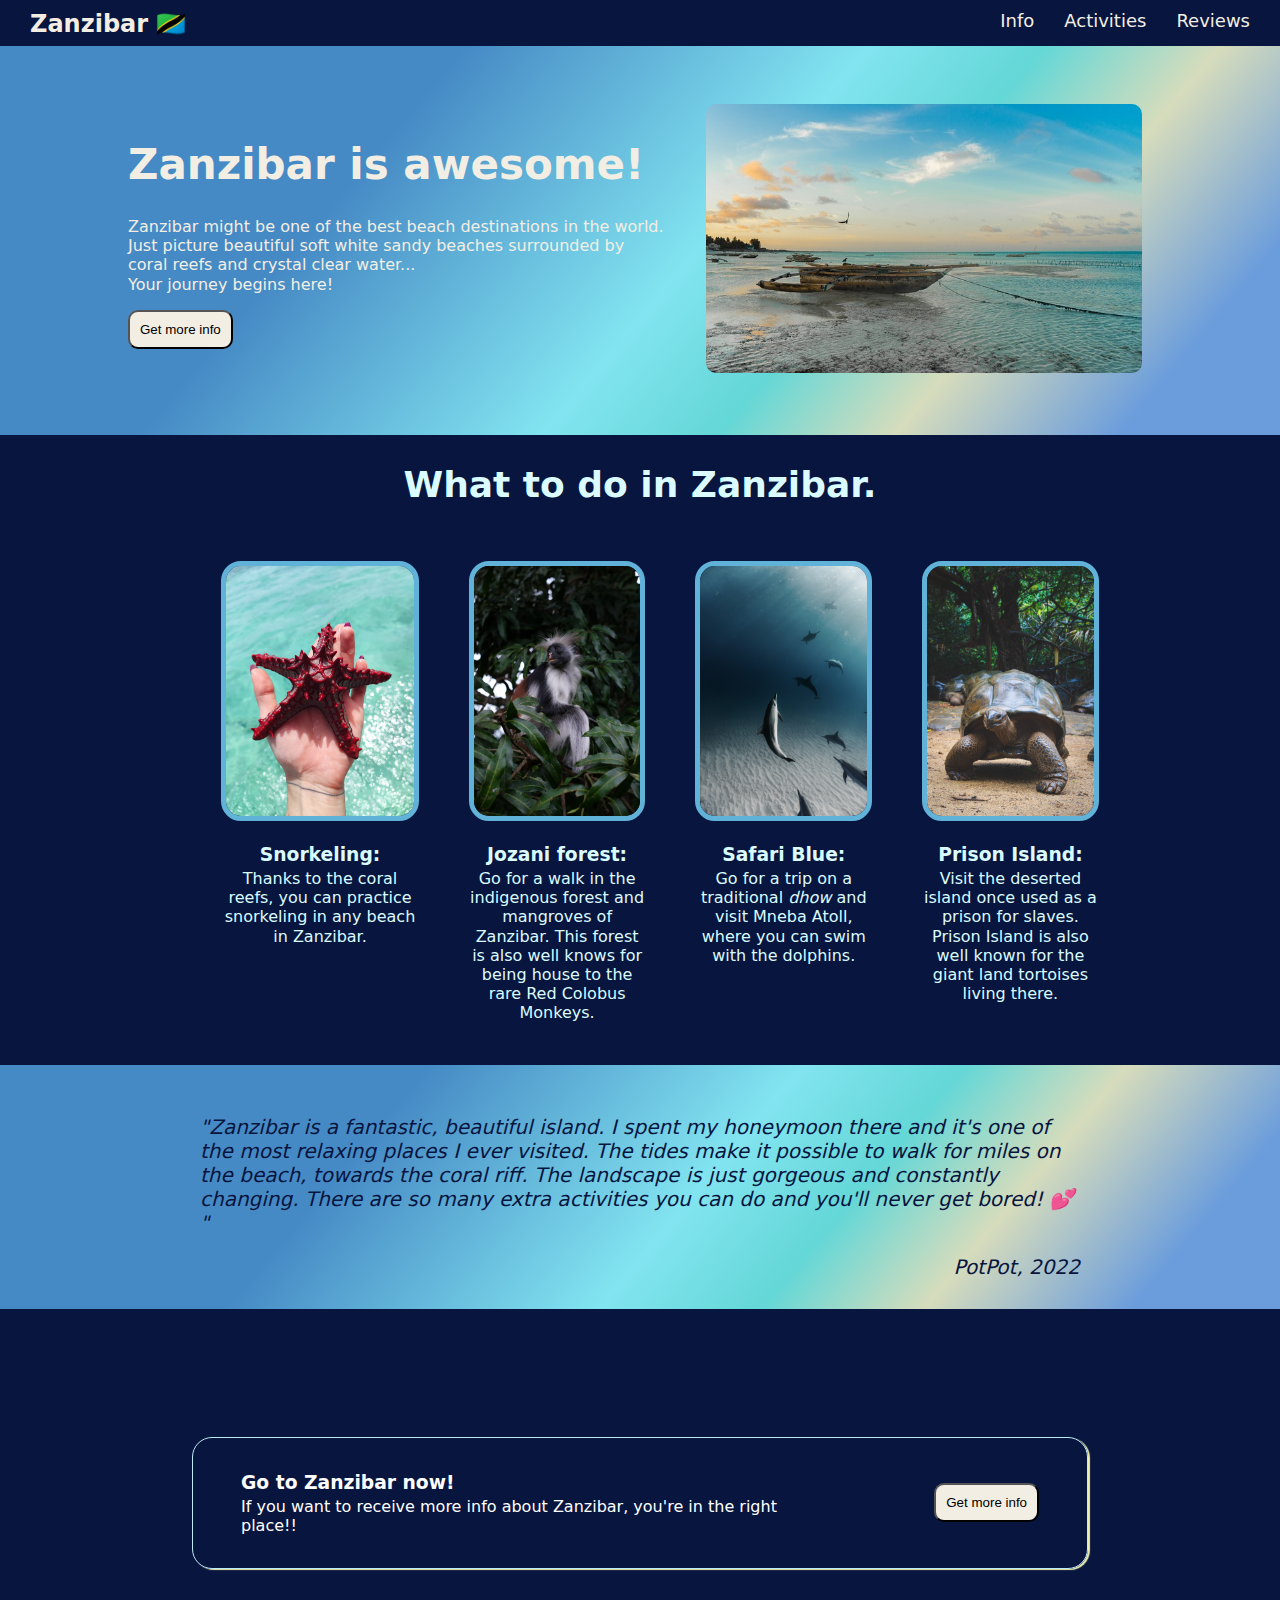
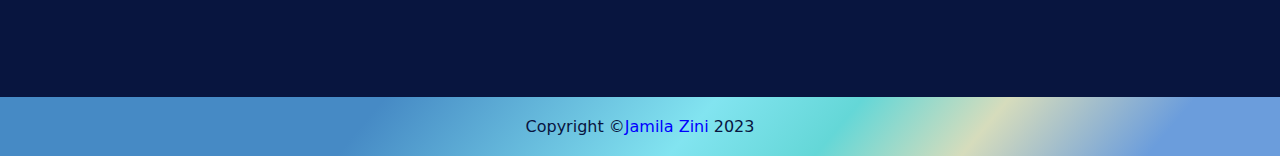
<file: index.html>
<!DOCTYPE html>
<html lang="en">
  <head>
    <meta charset="UTF-8" />
    <meta name="viewport" content="width=device-width, initial-scale=1.0" />
    <link rel="stylesheet" href="styles.css" />
    <title>Landing Page</title>
  </head>
  <body>
    <div class="content">
      <nav>
        <div class="logo"><strong>Zanzibar</strong> 🇹🇿</div>
        <div class="navbar">
          <ul>
            <li><a href="#info">Info</a></li>
            <li><a href="#activities">Activities</a></li>
            <li><a href="#quotes">Reviews</a></li>
          </ul>
        </div>
      </nav>
      <header>
        <div class="header-left" id="info">
          <h1>Zanzibar is awesome!</h1>
          <p>
            Zanzibar might be one of the best beach destinations in the world.
            <br />
            Just picture beautiful soft white sandy beaches surrounded by coral
            reefs and crystal clear water... <br />
            Your journey begins here!
          </p>
          <button class="header-left">Get more info</button>
        </div>
        <div class="header-right">
          <img
            class="img-header"
            src="Pictures/zanzibar-beach-header.jpg"
            title="The white beaches of Zanzibar"
            alt="zanzibar's white beach"
          />
        </div>
      </header>

      <div class="activities-title" id="activities">
        <h2>What to do in Zanzibar.</h2>
      </div>

      <div class="activities">
        <ul>
          <div class="snorkeling">
            <li>
              <img
                class="activities-pic"
                src="Pictures/snorkeling.jpg"
                alt="A star fish"
                title="A star fish"
              />

              <h3>Snorkeling:</h3>
              <p class="description">
                Thanks to the coral reefs, you can practice snorkeling in any
                beach in Zanzibar.
              </p>
            </li>
          </div>
          <div class="jozani">
            <li>
              <img
                class="activities-pic"
                src="Pictures/jozani.jpg"
                alt="A red
              colobus monkey"
                title="A red colobus monkey"
              />

              <h3>Jozani forest:</h3>
              <p class="description">
                Go for a walk in the indigenous forest and mangroves of
                Zanzibar. This forest is also well knows for being house to the
                rare Red Colobus Monkeys.
              </p>
            </li>
          </div>
          <div class="dolphins">
            <li>
              <img
                class="activities-pic"
                alt="dolphins swimming"
                src="Pictures/dolphin.jpg"
                title="dolphins swimming"
              />

              <h3>Safari Blue:</h3>
              <p class="description">
                Go for a trip on a traditional <em>dhow</em> and visit Mneba
                Atoll, where you can swim with the dolphins.
              </p>
            </li>
          </div>
          <div class="tortoise">
            <li>
              <img
                class="activities-pic"
                alt="a giant land tortoise"
                src="Pictures/tortoise.jpg"
                title="a giant land tortoise"
              />

              <h3>Prison Island:</h3>
              <p class="description">
                Visit the deserted island once used as a prison for slaves.
                Prison Island is also well known for the giant land tortoises
                living there.
              </p>
            </li>
          </div>
        </ul>
      </div>

      <div class="container-quotes">
        <p id="quotes">
          "Zanzibar is a fantastic, beautiful island. I spent my honeymoon there
          and it's one of the most relaxing places I ever visited. The tides
          make it possible to walk for miles on the beach, towards the coral
          riff. The landscape is just gorgeous and constantly changing. There
          are so many extra activities you can do and you'll never get bored! 💕
          "
        </p>
        <p class="cit">PotPot, 2022</p>
      </div>

      <div class="end">
        <div class="end-left">
          <h3>Go to Zanzibar now!</h3>
          <p class="info-text">
            If you want to receive more info about Zanzibar, you're in the right
            place!!
          </p>
        </div>
        <div class="end-right">
          <button class="button-footer">Get more info</button>
        </div>
      </div>
      <footer>
        Copyright ©<a
          href="https://github.com/potpot89?tab=repositories"
          target="_blank"
          >Jamila Zini</a
        >
        2023
      </footer>
    </div>
  </body>
</html>
</file>
<file: styles.css>
/* simple text decoration */

.logo {
  font-size: 24px;
}
button {
  padding: 10px;
  border-radius: 10px;
  background-color: rgb(243, 238, 228);
  min-width: max-content; /*it prevents the text inside the button from shrinking */
}

#info button {
  margin-bottom: 20px;
}

.header-right {
  padding: 10px;
}

.header-right img {
  height: auto;
  width: 100%;
  border-radius: 10px;
}

/* style pictures */

.activities-pic {
  max-height: 250px;
  border: 5px solid #61b2d8;
  border-radius: 20px;
}

/* text styles */

p {
  line-height: 1.2;
}

h1 {
  font-size: 42px;
}

h2 {
  font-size: 36px;
  text-align: center;
  color: #dafbff;
}

h3 {
  margin-bottom: -12px;
}

ul {
  list-style: none;
}
a {
  text-decoration: none;
  color: rgb(243, 238, 228);
}

a:hover {
  text-decoration: underline;
  color: yellow;
}

button:hover {
  cursor: pointer;
  background-color: #edeeaf;
}

footer a {
  color: blue;
}
/* end of simple text decoration */

body {
  font-family: system-ui, -apple-system, BlinkMacSystemFont, "Segoe UI", Roboto,
    Oxygen, Ubuntu, Cantarell, "Open Sans", "Helvetica Neue", sans-serif;
  margin: 0;
  padding: 0;
}

nav {
  /*navbar flex container*/
  font-size: 18px;
  display: flex;
  color: rgb(243, 238, 228);
  background-color: rgb(8, 21, 63);
  justify-content: space-between;
  align-items: flex-start;
  padding: 10px 30px 8px 30px;
}
.navbar ul {
  display: flex; /*text in a single row*/
  gap: 30px;
  margin: 0;
}

header {
  /*flex container for the whole header */
  display: flex;

  align-items: center;
  justify-content: center;

  gap: 30px;
  padding: 3em 8em;
  background: linear-gradient(
    130deg,
    rgb(70, 138, 197) 29%,
    rgb(130, 228, 240) 54%,
    rgb(100, 215, 215) 65%,
    rgb(214, 220, 188) 76%,
    rgb(107, 157, 220) 90%
  );
  color: rgb(243, 238, 228);
}

/* end of the styling of the top part */

.activities {
  display: flex;
  justify-content: center;
  align-items: center;
  padding: 0px 6em;
}

.activities ul {
  /*major container for the items of the container .activities */
  display: flex;
  gap: 30px;

  justify-content: center; /*it allows the items that wrap, to go at the center when wrapping */
  flex-wrap: wrap; /*putting wrap in this container, makes the pictures move to the next line */
}

/* makes the pictures and text wrap and align together */
.snorkeling,
.jozani,
.dolphins,
.tortoise {
  width: min-content;
  color: #dafbff;
  margin: 10px;
  text-align: center;
}
.content {
  background-color: rgb(8, 21, 63);
}

/* working on the quotes section */

.container-quotes {
  background: linear-gradient(
    130deg,
    rgb(70, 138, 197) 29%,
    rgb(130, 228, 240) 54%,
    rgb(100, 215, 215) 65%,
    rgb(214, 220, 188) 76%,
    rgb(107, 157, 220) 90%
  );
  font-size: 20px;
  font-style: italic;
  display: flex;
  flex-direction: column;
  padding: 30px 10em;
  justify-content: center;
  color: #08153f;
  font-weight: lighter;
}

.cit {
  display: flex;
  justify-content: flex-end;
  padding: 0;
  margin: 0;
}

.end {
  color: white;

  box-shadow: 2px 1px 1px #edeeaf;
  border: 1px solid #bdeaf5;
  border-radius: 20px;

  margin: 8em 12em;
  gap: 50px;
  display: flex;
  align-items: center;
  justify-content: center;
  padding: 1em 3em;
}

footer {
  background: linear-gradient(
    130deg,
    rgb(70, 138, 197) 29%,
    rgb(130, 228, 240) 54%,
    rgb(100, 215, 215) 65%,
    rgb(214, 220, 188) 76%,
    rgb(107, 157, 220) 90%
  );
  padding: 20px;
  text-align: center;
  color: #08153f;
}

/* on smaller screens the img in header wraps */
@media all and (max-width: 800px) {
  nav {
    justify-content: center;
  }

  header {
    flex-wrap: wrap;
  }
  .end {
    flex-wrap: wrap;
    gap: 5px;
    padding: 2em;
    margin: 5em 5em;
  }
  .container-quotes {
    padding: 20px;
  }
  .header-right {
    min-width: 400px;
    height: auto;
  }
}

@media all and (width > 1200px) {
  .end {
    gap: 120px;
  }
}
</file>
